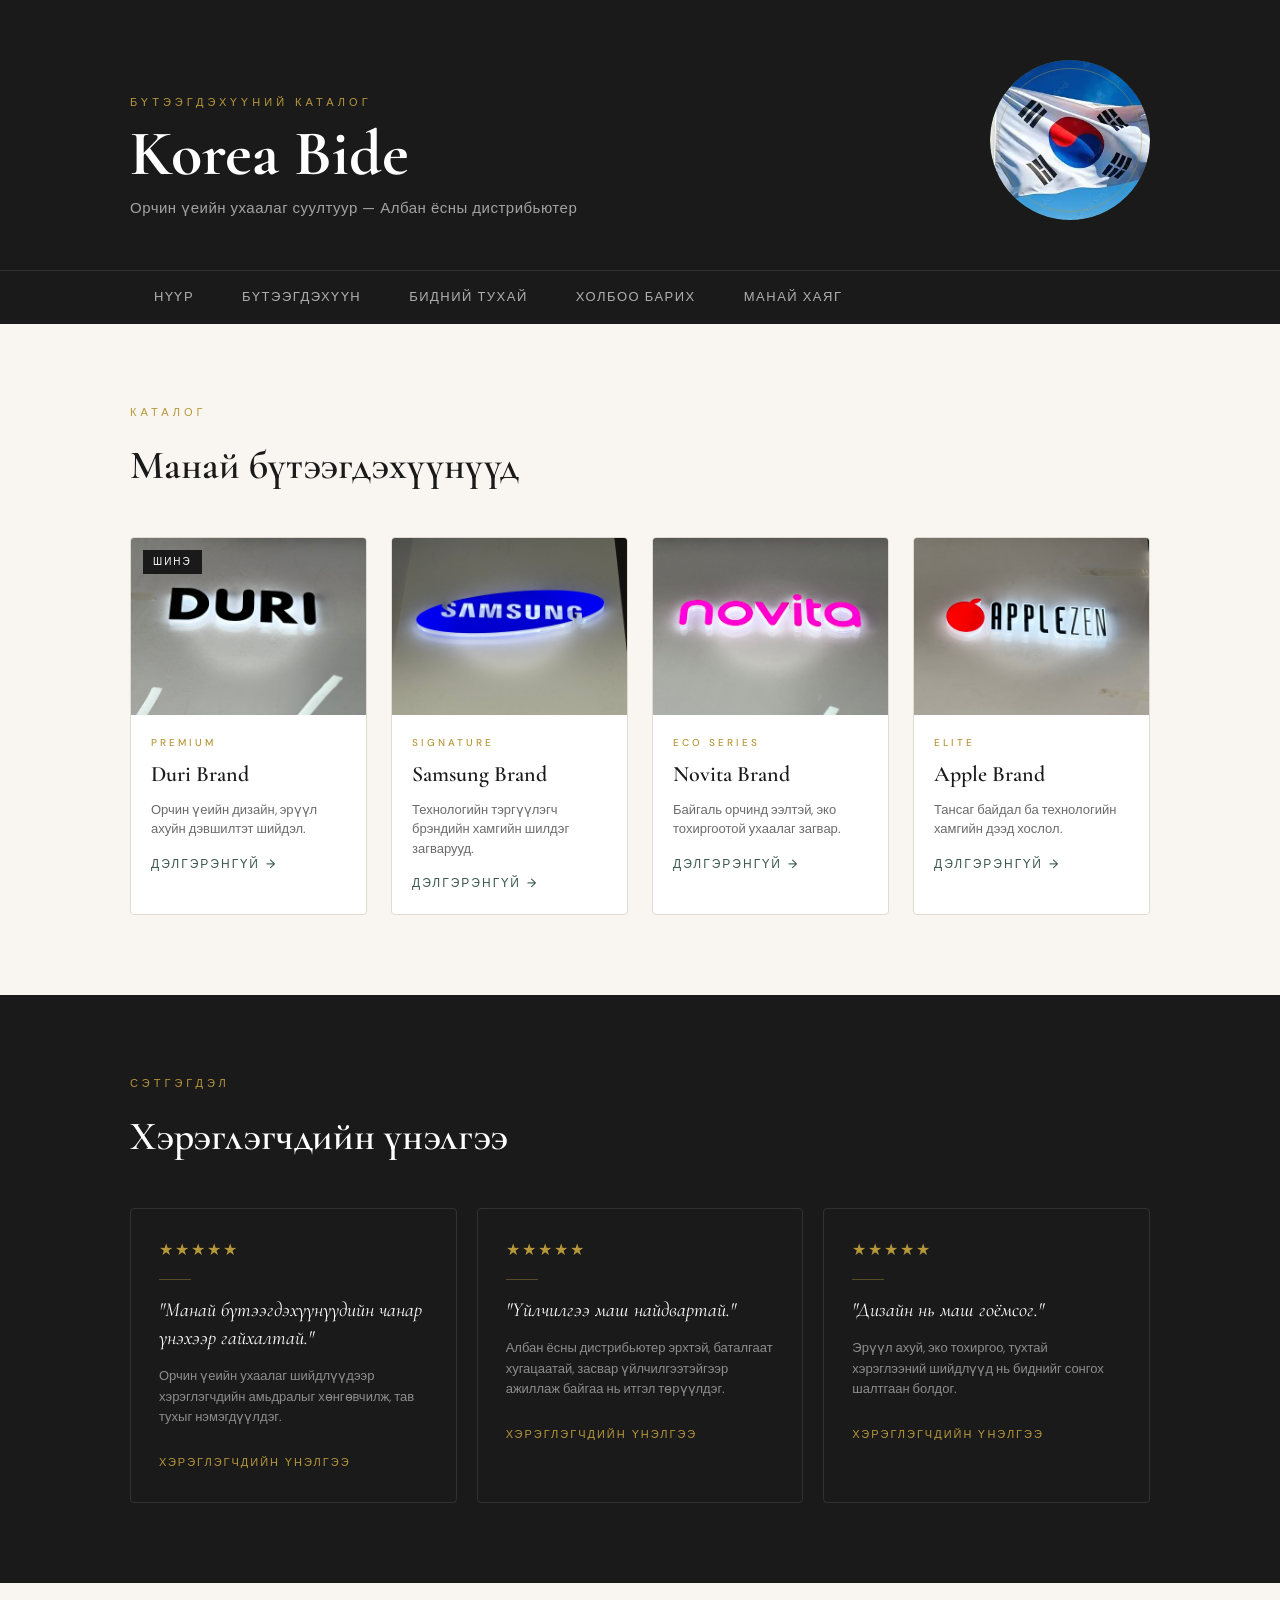
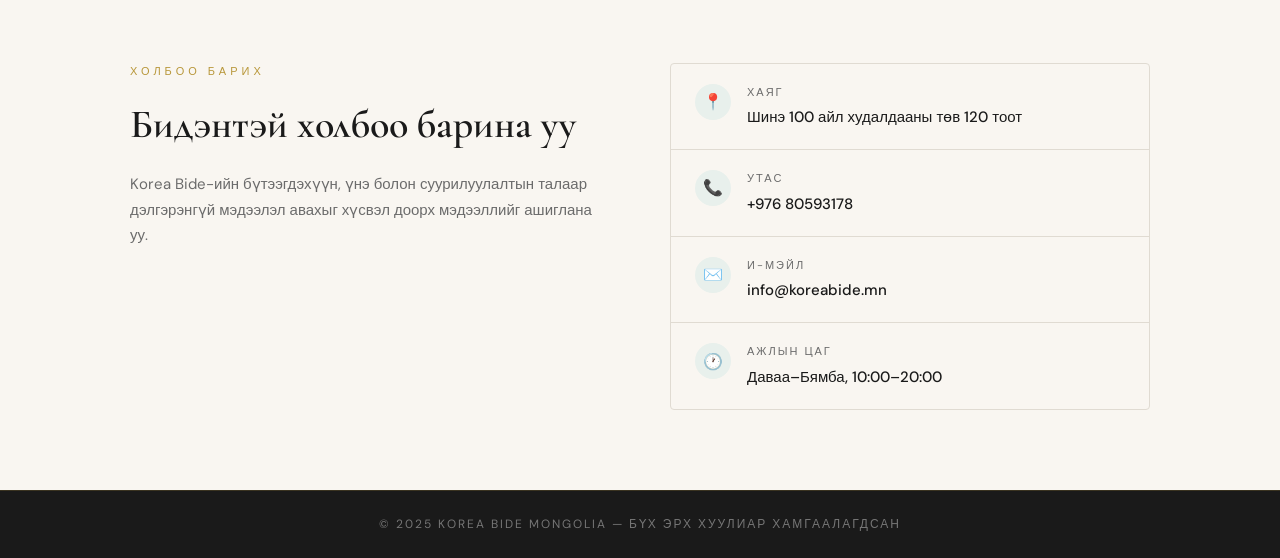
<file: index.html>
<!DOCTYPE html>
<html lang="mn">
<head>
  <meta charset="UTF-8">
  <meta name="viewport" content="width=device-width, initial-scale=1.0">
  <title>Korea Bide</title>
  <link rel="stylesheet" href="style.css">
  <link href="https://fonts.googleapis.com/css2?family=Cormorant+Garamond:wght@400;600;700&family=DM+Sans:wght@300;400;500&display=swap" rel="stylesheet">
</head>
<body>

<header>
  <div class="header-inner">
    <div class="brand">
      <span class="brand-tag">Бүтээгдэхүүний каталог</span>
      <h1>Korea Bide</h1>
      <p>Орчин үеийн ухаалаг суултуур — Албан ёсны дистрибьютер</p>
    </div>
    <div class="header-deco">
      <img src="./image/OIP (1).webp" alt="Korea Bide" class="flag" onerror="this.style.display='none'">
    </div>
  </div>
  <nav>
    <div class="nav-inner">
      <a href="index.html">Нүүр</a>
      <a href="#products">Бүтээгдэхүүн</a>
      <a href="about.html">Бидний тухай</a>
      <a href="contact.html">Холбоо барих</a>
      <a href="address.html">Манай хаяг</a>
    </div>
  </nav>
</header>

<section id="products">
  <span class="section-label">Каталог</span>
  <h2 class="section-heading">Манай бүтээгдэхүүнүүд</h2>
  <div class="products-grid">

    <a class="card" href="duri.html">
      <div class="card-img">
        <span class="badge">Шинэ</span>
        <img src="405642ce-7200-4a45-865e-175e53a13fdc.jpg" alt="Duri Brand">
        <span class="card-fallback">🚿</span>
      </div>
      <div class="card-body">
        <p class="card-brand">Premium</p>
        <h3>Duri Brand</h3>
        <p class="card-desc">Орчин үеийн дизайн, эрүүл ахуйн дэвшилтэт шийдэл.</p>
        <p class="card-arrow">Дэлгэрэнгүй</p>
      </div>
    </a>

    <a class="card" href="samsung.html">
      <div class="card-img">
        <img src="cbf4f022-9719-41f1-82a6-2a8f8bf30d1f.jpg" alt="Samsung Brand">
        <span class="card-fallback">💎</span>
      </div>
      <div class="card-body">
        <p class="card-brand">Signature</p>
        <h3>Samsung Brand</h3>
        <p class="card-desc">Технологийн тэргүүлэгч брэндийн хамгийн шилдэг загварууд.</p>
        <p class="card-arrow">Дэлгэрэнгүй</p>
      </div>
    </a>

    <a class="card" href="novita.html">
      <div class="card-img">
        <img src="4419fb23-4681-46ea-9082-9f7239e89561.jpg" alt="Novita Brand">
        <span class="card-fallback">✨</span>
      </div>
      <div class="card-body">
        <p class="card-brand">Eco Series</p>
        <h3>Novita Brand</h3>
        <p class="card-desc">Байгаль орчинд ээлтэй, эко тохиргоотой ухаалаг загвар.</p>
        <p class="card-arrow">Дэлгэрэнгүй</p>
      </div>
    </a>

    <a class="card" href="apple.html">
      <div class="card-img">
        <img src="701a20ae-f968-48ee-9c90-2422b8534a89.jpg" alt="Apple Brand">
        <span class="card-fallback">🍎</span>
      </div>
      <div class="card-body">
        <p class="card-brand">Elite</p>
        <h3>Apple Brand</h3>
        <p class="card-desc">Тансаг байдал ба технологийн хамгийн дээд хослол.</p>
        <p class="card-arrow">Дэлгэрэнгүй</p>
      </div>
    </a>

  </div>
</section>

<section id="reviews">
  <div class="reviews-inner">
    <span class="section-label">Сэтгэгдэл</span>
    <h2 class="section-heading">Хэрэглэгчдийн үнэлгээ</h2>
    <div class="reviews-grid">

      <div class="review">
        <div class="stars">★★★★★</div>
        <div class="review-divider"></div>
        <p class="quote">"Манай бүтээгдэхүүнүүдийн чанар үнэхээр гайхалтай."</p>
        <p class="review-body">Орчин үеийн ухаалаг шийдлүүдээр хэрэглэгчдийн амьдралыг хөнгөвчилж, тав тухыг нэмэгдүүлдэг.</p>
        <span class="author">Хэрэглэгчдийн үнэлгээ</span>
      </div>

      <div class="review">
        <div class="stars">★★★★★</div>
        <div class="review-divider"></div>
        <p class="quote">"Үйлчилгээ маш найдвартай."</p>
        <p class="review-body">Албан ёсны дистрибьютер эрхтэй, баталгаат хугацаатай, засвар үйлчилгээтэйгээр ажиллаж байгаа нь итгэл төрүүлдэг.</p>
        <span class="author">Хэрэглэгчдийн үнэлгээ</span>
      </div>

      <div class="review">
        <div class="stars">★★★★★</div>
        <div class="review-divider"></div>
        <p class="quote">"Дизайн нь маш гоёмсог."</p>
        <p class="review-body">Эрүүл ахуй, эко тохиргоо, тухтай хэрэглээний шийдлүүд нь биднийг сонгох шалтгаан болдог.</p>
        <span class="author">Хэрэглэгчдийн үнэлгээ</span>
      </div>

    </div>
  </div>
</section>

<section id="contact">
  <div class="contact-text">
    <span class="section-label">Холбоо барих</span>
    <h2 class="section-heading">Бидэнтэй холбоо барина уу</h2>
    <p>Korea Bide-ийн бүтээгдэхүүн, үнэ болон суурилуулалтын талаар дэлгэрэнгүй мэдээлэл авахыг хүсвэл доорх мэдээллийг ашиглана уу.</p>
  </div>
  <div class="contact-details">
    <div class="contact-row">
      <div class="contact-icon">📍</div>
      <div>
        <p class="contact-label">Хаяг</p>
        <p class="contact-value">Шинэ 100 айл худалдааны төв 120 тоот</p>
      </div>
    </div>
    <div class="contact-row">
      <div class="contact-icon">📞</div>
      <div>
        <p class="contact-label">Утас</p>
        <p class="contact-value">+976 80593178</p>
      </div>
    </div>
    <div class="contact-row">
      <div class="contact-icon">✉️</div>
      <div>
        <p class="contact-label">И-мэйл</p>
        <p class="contact-value">info@koreabide.mn</p>
      </div>
    </div>
    <div class="contact-row">
      <div class="contact-icon">🕐</div>
      <div>
        <p class="contact-label">Ажлын цаг</p>
        <p class="contact-value">Даваа–Бямба, 10:00–20:00</p>
      </div>
    </div>
  </div>
</section>

<footer>
  © 2025 Korea Bide Mongolia — Бүх эрх хуулиар хамгаалагдсан
</footer>

<script>
  document.querySelectorAll('.card-img').forEach(function(el) {
    var img = el.querySelector('img');
    var fallback = el.querySelector('.card-fallback');
    if (img && fallback) {
      if (img.complete && img.naturalWidth > 0) {
        fallback.style.display = 'none';
      }
      img.onload = function() { fallback.style.display = 'none'; };
      img.onerror = function() { img.style.display = 'none'; fallback.style.display = 'block'; };
    }
  });
</script>

</body>
</html>
</file>
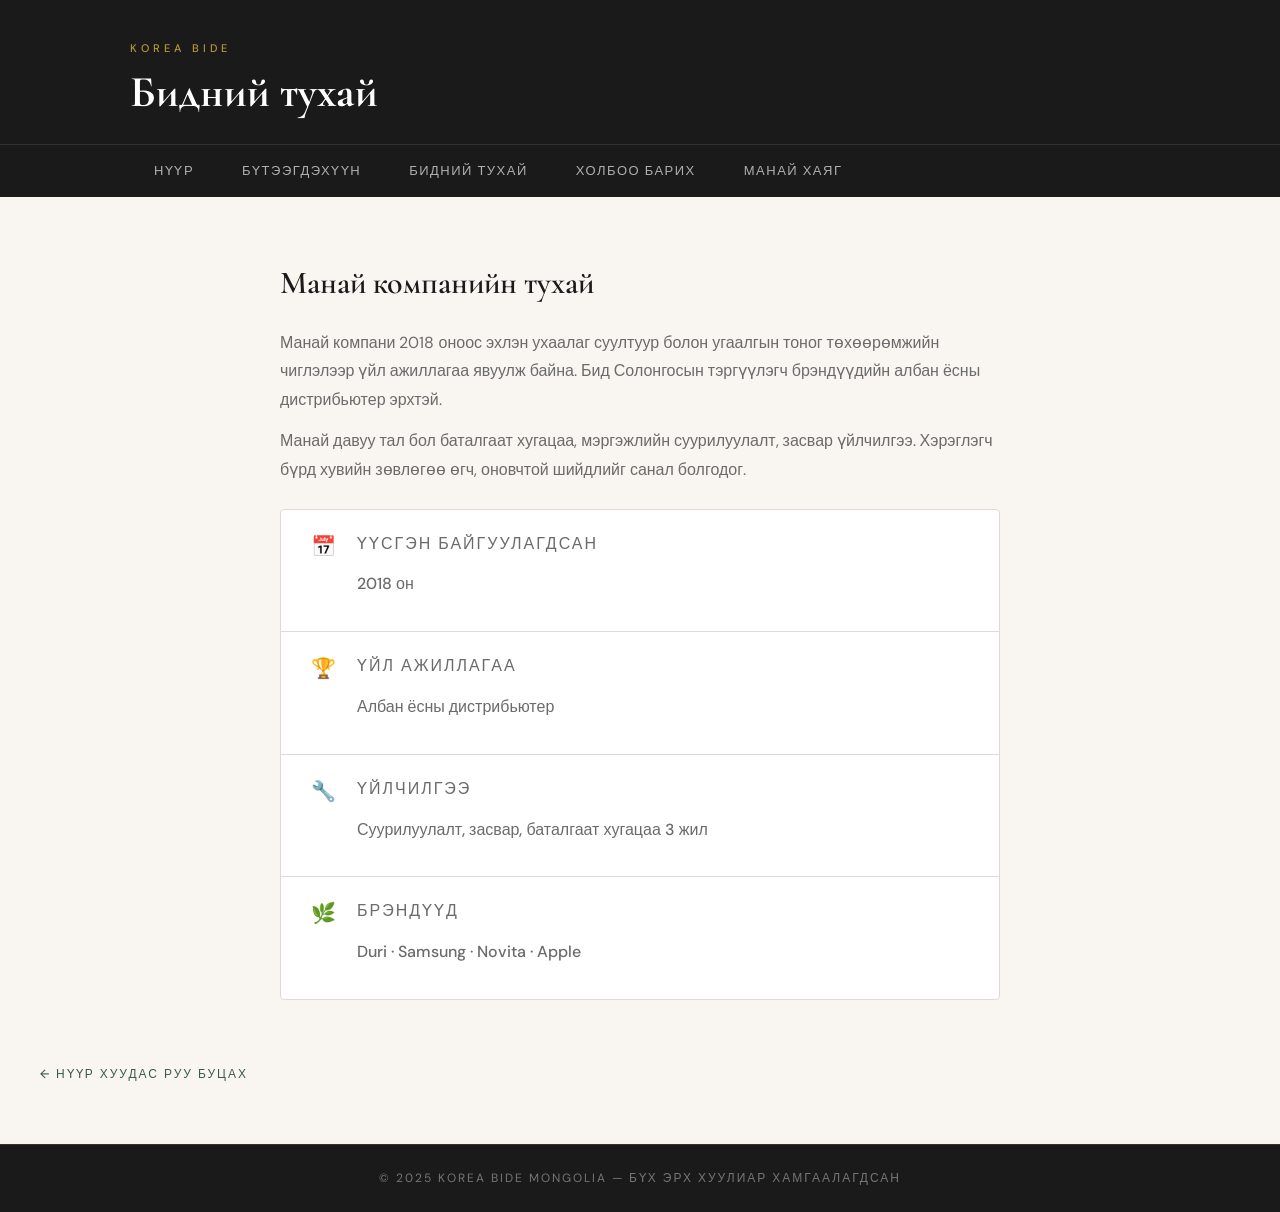
<file: about.html>
<!DOCTYPE html>
<html lang="mn">
<head>
  <meta charset="UTF-8">
  <meta name="viewport" content="width=device-width, initial-scale=1.0">
  <title>Бидний тухай — Korea Bide</title>
  <link rel="stylesheet" href="style.css">
  <link href="https://fonts.googleapis.com/css2?family=Cormorant+Garamond:wght@400;600;700&family=DM+Sans:wght@300;400;500&display=swap" rel="stylesheet">
</head>
<body>

<header class="simple">
  <div class="header-inner">
    <span class="brand-tag">Korea Bide</span>
    <h1>Бидний тухай</h1>
  </div>
  <nav>
    <div class="nav-inner">
      <a href="index.html">Нүүр</a>
      <a href="index.html#products">Бүтээгдэхүүн</a>
      <a href="about.html">Бидний тухай</a>
      <a href="contact.html">Холбоо барих</a>
      <a href="address.html">Манай хаяг</a>
    </div>
  </nav>
</header>

<div class="simple-detail">
  <h2>Манай компанийн тухай</h2>
  <p>
    Манай компани 2018 оноос эхлэн ухаалаг суултуур болон угаалгын тоног төхөөрөмжийн чиглэлээр
    үйл ажиллагаа явуулж байна. Бид Солонгосын тэргүүлэгч брэндүүдийн албан ёсны дистрибьютер эрхтэй.
  </p>
  <p>
    Манай давуу тал бол баталгаат хугацаа, мэргэжлийн суурилуулалт, засвар үйлчилгээ.
    Хэрэглэгч бүрд хувийн зөвлөгөө өгч, оновчтой шийдлийг санал болгодог.
  </p>

  <div class="info-card">
    <div class="info-row">
      <div class="info-icon">📅</div>
      <div>
        <p class="info-label">Үүсгэн байгуулагдсан</p>
        <p class="info-value">2018 он</p>
      </div>
    </div>
    <div class="info-row">
      <div class="info-icon">🏆</div>
      <div>
        <p class="info-label">Үйл ажиллагаа</p>
        <p class="info-value">Албан ёсны дистрибьютер</p>
      </div>
    </div>
    <div class="info-row">
      <div class="info-icon">🔧</div>
      <div>
        <p class="info-label">Үйлчилгээ</p>
        <p class="info-value">Суурилуулалт, засвар, баталгаат хугацаа 3 жил</p>
      </div>
    </div>
    <div class="info-row">
      <div class="info-icon">🌿</div>
      <div>
        <p class="info-label">Брэндүүд</p>
        <p class="info-value">Duri · Samsung · Novita · Apple</p>
      </div>
    </div>
  </div>
</div>

<a href="index.html" class="back">← Нүүр хуудас руу буцах</a>

<footer>
  © 2025 Korea Bide Mongolia — Бүх эрх хуулиар хамгаалагдсан
</footer>

</body>
</html>
</file>
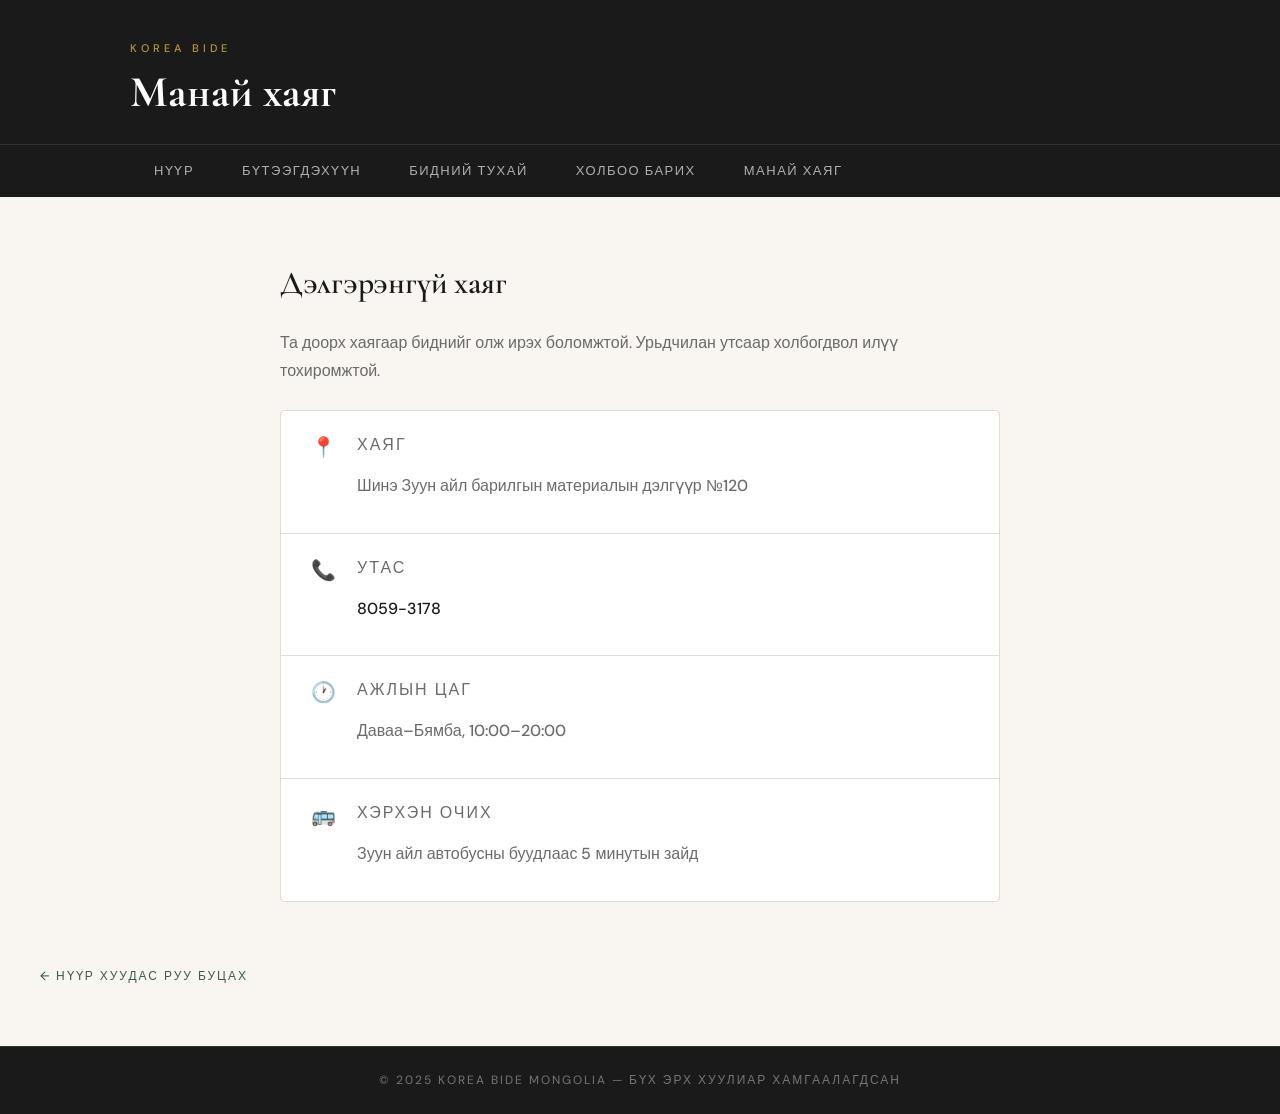
<file: address.html>
<!DOCTYPE html>
<html lang="mn">
<head>
  <meta charset="UTF-8">
  <meta name="viewport" content="width=device-width, initial-scale=1.0">
  <title>Манай хаяг — Korea Bide</title>
  <link rel="stylesheet" href="style.css">
  <link href="https://fonts.googleapis.com/css2?family=Cormorant+Garamond:wght@400;600;700&family=DM+Sans:wght@300;400;500&display=swap" rel="stylesheet">
</head>
<body>

<header class="simple">
  <div class="header-inner">
    <span class="brand-tag">Korea Bide</span>
    <h1>Манай хаяг</h1>
  </div>
  <nav>
    <div class="nav-inner">
      <a href="index.html">Нүүр</a>
      <a href="index.html#products">Бүтээгдэхүүн</a>
      <a href="about.html">Бидний тухай</a>
      <a href="contact.html">Холбоо барих</a>
      <a href="address.html">Манай хаяг</a>
    </div>
  </nav>
</header>

<div class="simple-detail">
  <h2>Дэлгэрэнгүй хаяг</h2>
  <p>Та доорх хаягаар биднийг олж ирэх боломжтой. Урьдчилан утсаар холбогдвол илүү тохиромжтой.</p>

  <div class="info-card">
    <div class="info-row">
      <div class="info-icon">📍</div>
      <div>
        <p class="info-label">Хаяг</p>
        <p class="info-value">Шинэ Зуун айл барилгын материалын дэлгүүр №120</p>
      </div>
    </div>
    <div class="info-row">
      <div class="info-icon">📞</div>
      <div>
        <p class="info-label">Утас</p>
        <p class="info-value"><a href="tel:80593178">8059-3178</a></p>
      </div>
    </div>
    <div class="info-row">
      <div class="info-icon">🕐</div>
      <div>
        <p class="info-label">Ажлын цаг</p>
        <p class="info-value">Даваа–Бямба, 10:00–20:00</p>
      </div>
    </div>
    <div class="info-row">
      <div class="info-icon">🚌</div>
      <div>
        <p class="info-label">Хэрхэн очих</p>
        <p class="info-value">Зуун айл автобусны буудлаас 5 минутын зайд</p>
      </div>
    </div>
  </div>
</div>

<a href="index.html" class="back">← Нүүр хуудас руу буцах</a>

<footer>
  © 2025 Korea Bide Mongolia — Бүх эрх хуулиар хамгаалагдсан
</footer>

</body>
</html>
</file>
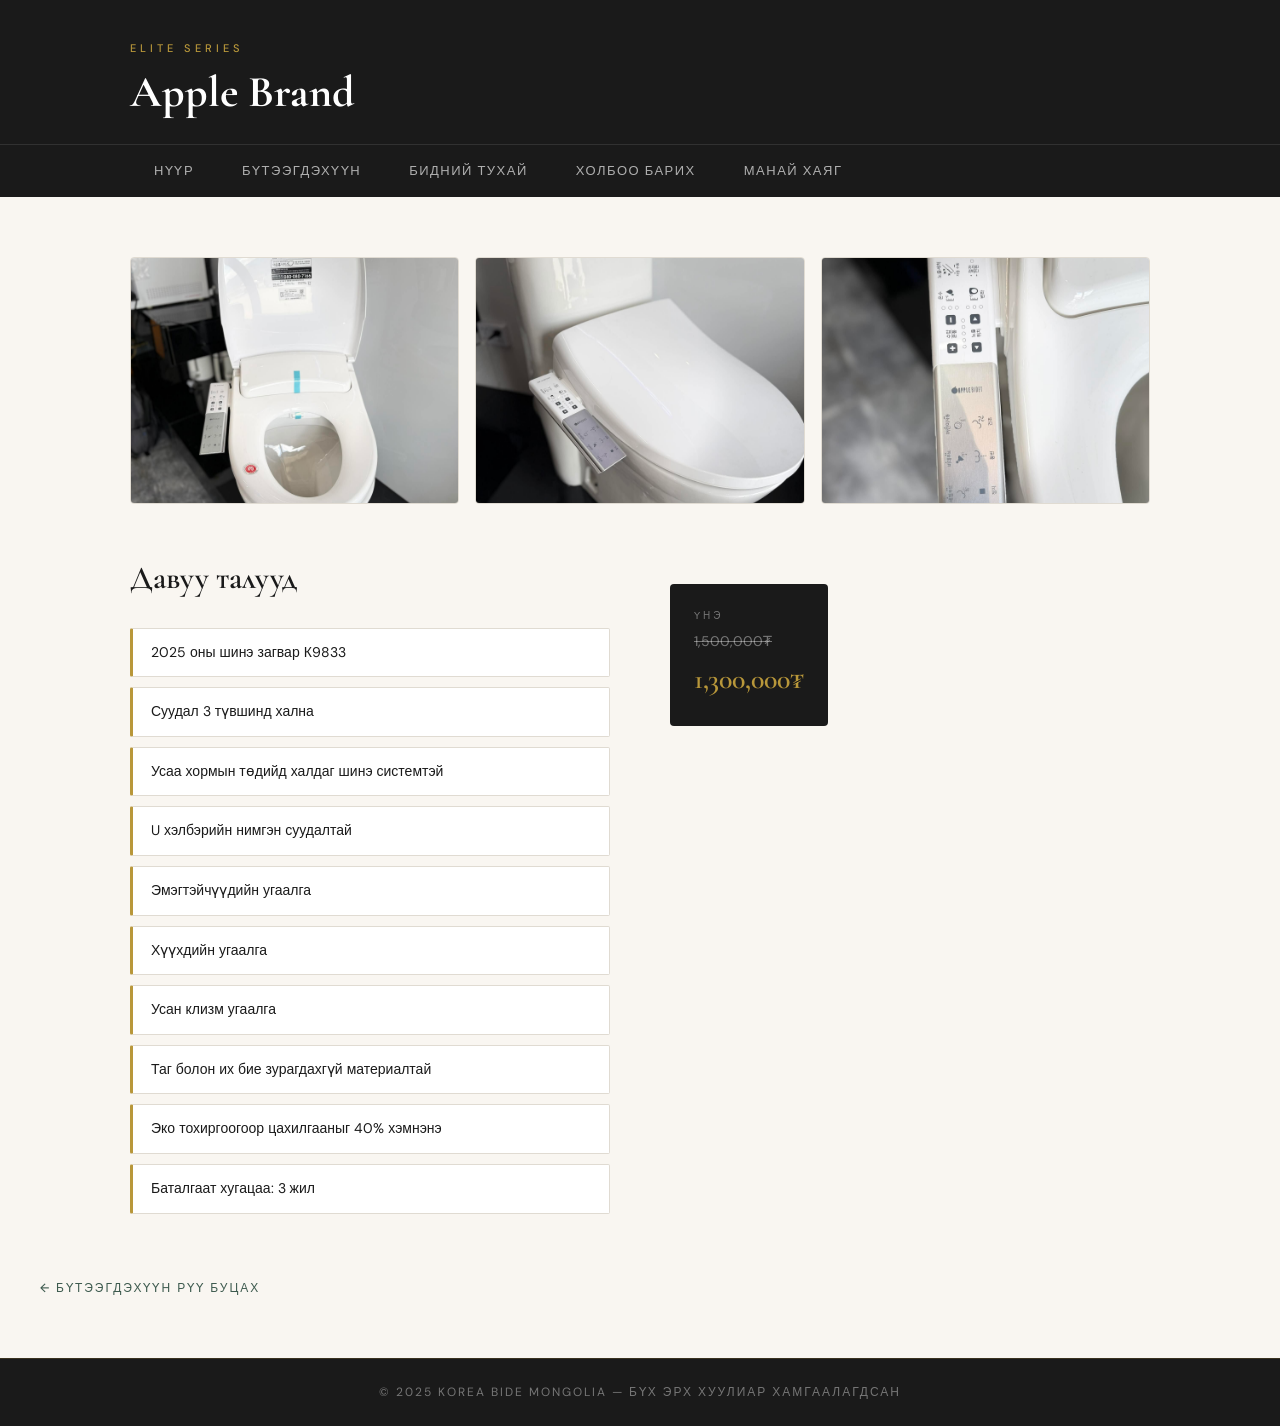
<file: apple.html>
<!DOCTYPE html>
<html lang="mn">
<head>
  <meta charset="UTF-8">
  <meta name="viewport" content="width=device-width, initial-scale=1.0">
  <title>Apple Brand — Korea Bide</title>
  <link rel="stylesheet" href="style.css">
  <link href="https://fonts.googleapis.com/css2?family=Cormorant+Garamond:wght@400;600;700&family=DM+Sans:wght@300;400;500&display=swap" rel="stylesheet">
</head>
<body>

<header class="simple">
  <div class="header-inner">
    <span class="brand-tag">Elite Series</span>
    <h1>Apple Brand</h1>
  </div>
  <nav>
    <div class="nav-inner">
      <a href="index.html">Нүүр</a>
      <a href="index.html#products">Бүтээгдэхүүн</a>
      <a href="about.html">Бидний тухай</a>
      <a href="contact.html">Холбоо барих</a>
      <a href="address.html">Манай хаяг</a>
    </div>
  </nav>
</header>

<div class="detail">

  <div class="detail-gallery">
    <img src="7f59da48-480b-4731-bcbc-4bf1141f6329.jpg" class="detail-img" alt="Apple Brand 1">
    <img src="6d55dd08-62e8-4384-bd90-3a590feab8d4.jpg" class="detail-img" alt="Apple Brand 2">
    <img src="1636186e-84fb-4417-894c-c958359bbfba.jpg" class="detail-img" alt="Apple Brand 3">
  </div>

  <div class="detail-content">
    <div>
      <h2>Давуу талууд</h2>
      <ul>
        <li>2025 оны шинэ загвар К9833</li>
        <li>Суудал 3 түвшинд хална</li>
        <li>Усаа хормын төдийд халдаг шинэ системтэй</li>
        <li>U хэлбэрийн нимгэн суудалтай</li>
        <li>Эмэгтэйчүүдийн угаалга</li>
        <li>Хүүхдийн угаалга</li>
        <li>Усан клизм угаалга</li>
        <li>Таг болон их бие зурагдахгүй материалтай</li>
        <li>Эко тохиргоогоор цахилгааныг 40% хэмнэнэ</li>
        <li>Баталгаат хугацаа: 3 жил</li>
      </ul>
    </div>
    <div>
      <div class="price-box">
        <span class="price-label">Үнэ</span>
        <span class="price-old">1,500,000₮</span>
        <span class="price">1,300,000₮</span>
      </div>
    </div>
  </div>

</div>

<a href="index.html" class="back">← Бүтээгдэхүүн рүү буцах</a>

<footer>
  © 2025 Korea Bide Mongolia — Бүх эрх хуулиар хамгаалагдсан
</footer>

</body>
</html>
</file>
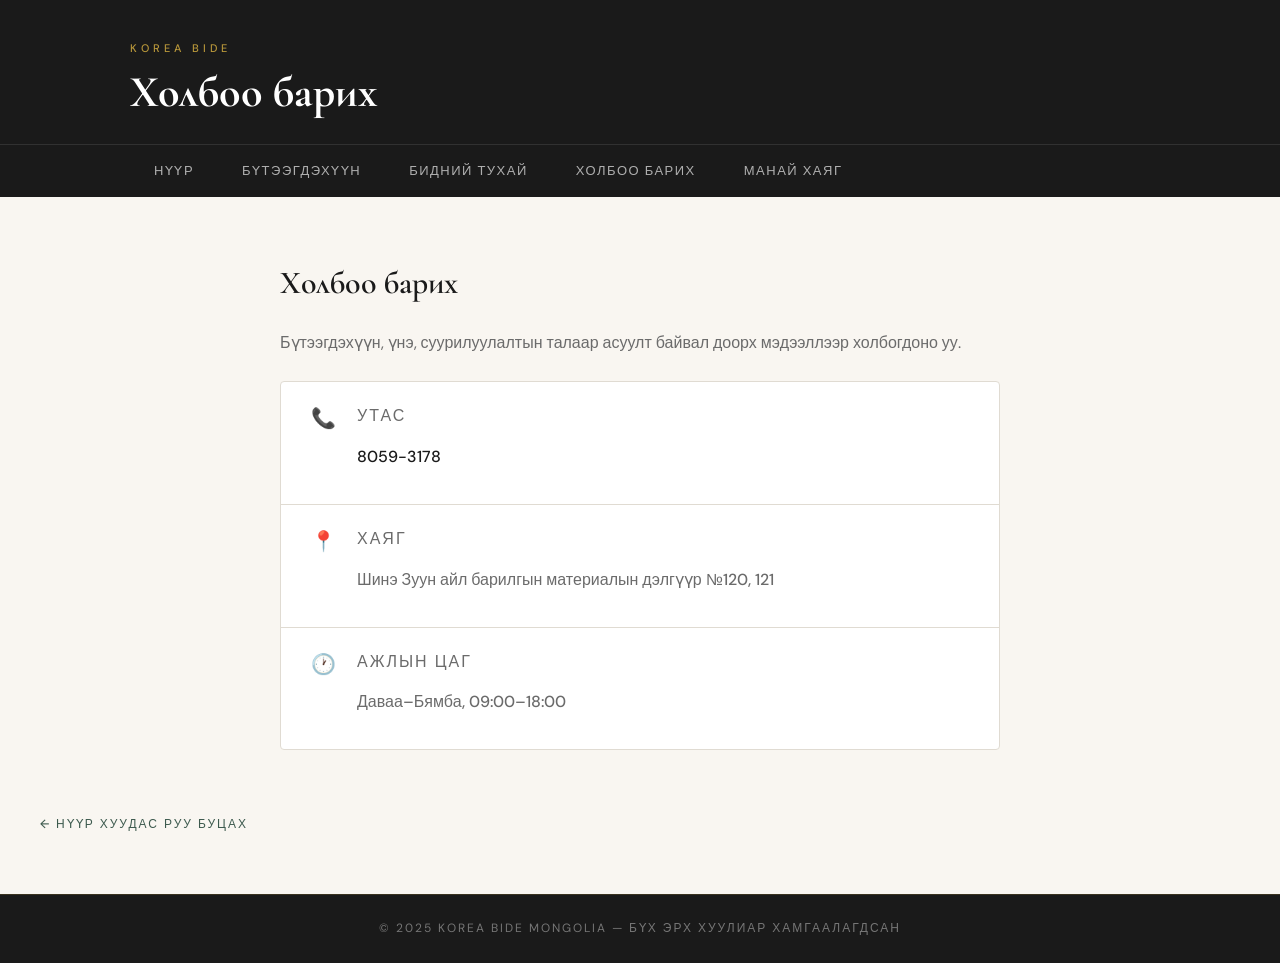
<file: contact.html>
<!DOCTYPE html>
<html lang="mn">
<head>
  <meta charset="UTF-8">
  <meta name="viewport" content="width=device-width, initial-scale=1.0">
  <title>Холбоо барих — Korea Bide</title>
  <link rel="stylesheet" href="style.css">
  <link href="https://fonts.googleapis.com/css2?family=Cormorant+Garamond:wght@400;600;700&family=DM+Sans:wght@300;400;500&display=swap" rel="stylesheet">
</head>
<body>

<header class="simple">
  <div class="header-inner">
    <span class="brand-tag">Korea Bide</span>
    <h1>Холбоо барих</h1>
  </div>
  <nav>
    <div class="nav-inner">
      <a href="index.html">Нүүр</a>
      <a href="index.html#products">Бүтээгдэхүүн</a>
      <a href="about.html">Бидний тухай</a>
      <a href="contact.html">Холбоо барих</a>
      <a href="address.html">Манай хаяг</a>
    </div>
  </nav>
</header>

<div class="simple-detail">
  <h2>Холбоо барих</h2>
  <p>Бүтээгдэхүүн, үнэ, суурилуулалтын талаар асуулт байвал доорх мэдээллээр холбогдоно уу.</p>

  <div class="info-card">
    <div class="info-row">
      <div class="info-icon">📞</div>
      <div>
        <p class="info-label">Утас</p>
        <p class="info-value"><a href="tel:80593178">8059-3178</a></p>
      </div>
    </div>
    <div class="info-row">
      <div class="info-icon">📍</div>
      <div>
        <p class="info-label">Хаяг</p>
        <p class="info-value">Шинэ Зуун айл барилгын материалын дэлгүүр №120, 121</p>
      </div>
    </div>
    <div class="info-row">
      <div class="info-icon">🕐</div>
      <div>
        <p class="info-label">Ажлын цаг</p>
        <p class="info-value">Даваа–Бямба, 09:00–18:00</p>
      </div>
    </div>
  </div>
</div>

<a href="index.html" class="back">← Нүүр хуудас руу буцах</a>

<footer>
  © 2025 Korea Bide Mongolia — Бүх эрх хуулиар хамгаалагдсан
</footer>

</body>
</html>
</file>
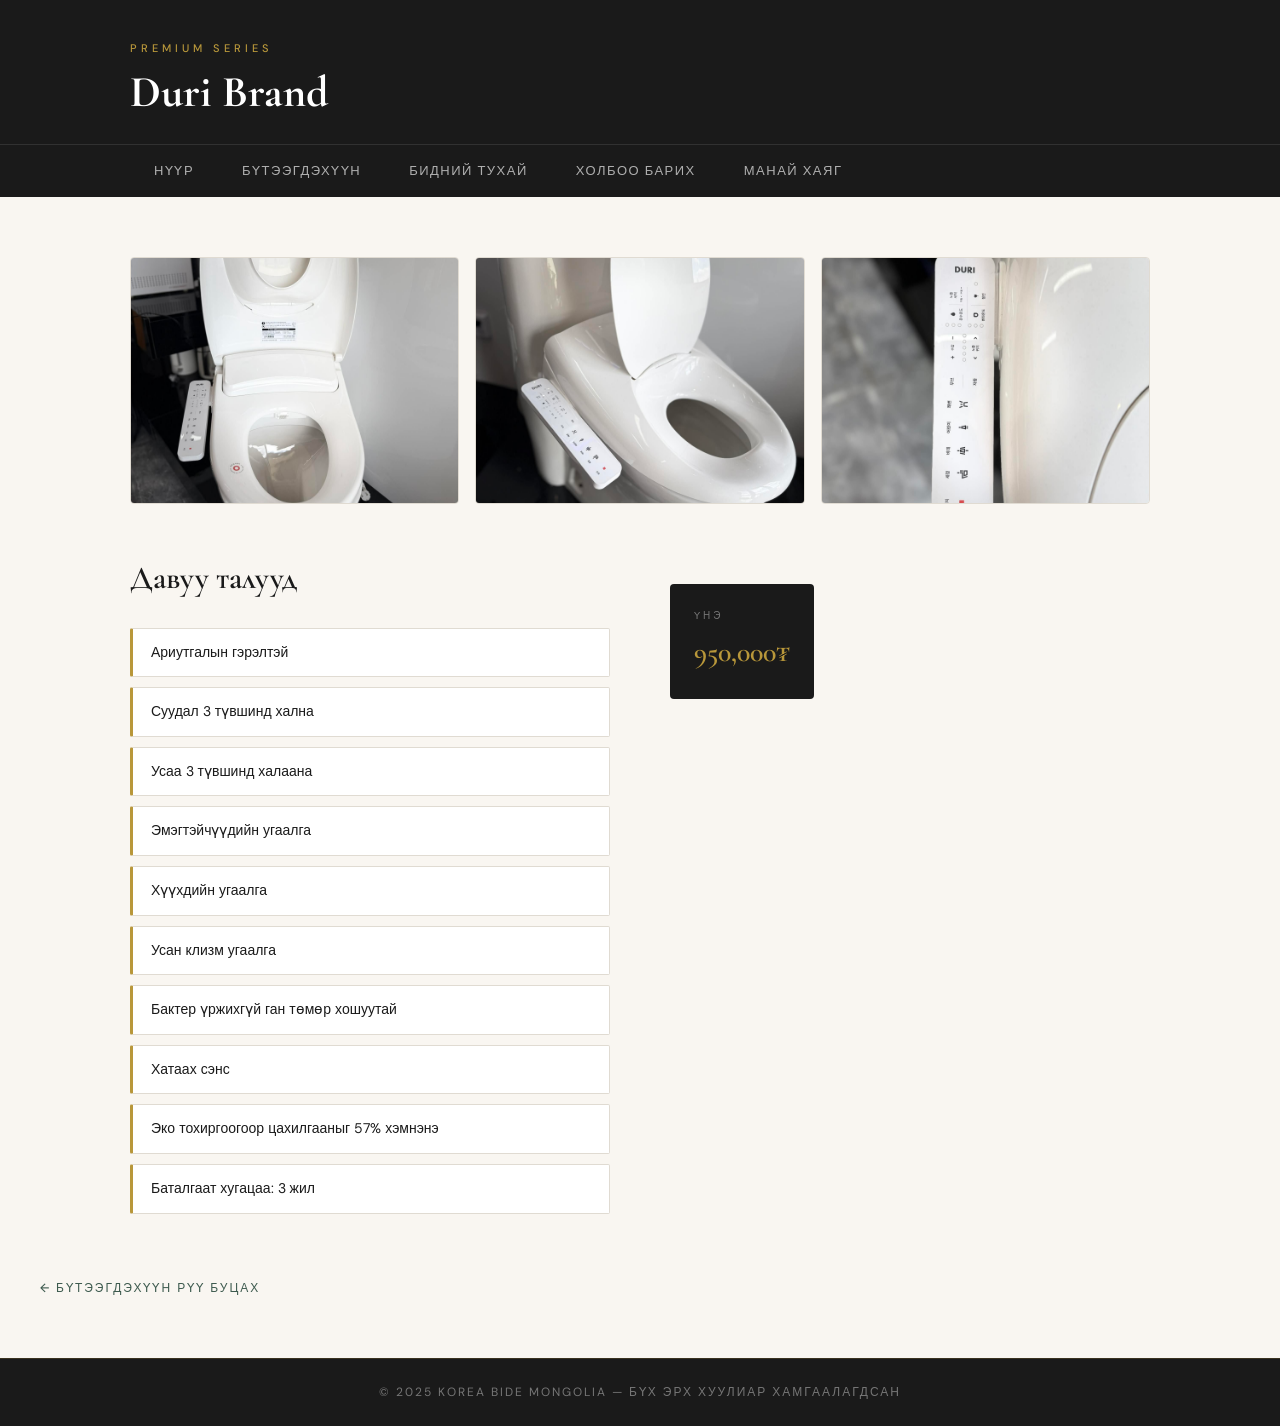
<file: duri.html>
<!DOCTYPE html>
<html lang="mn">
<head>
  <meta charset="UTF-8">
  <meta name="viewport" content="width=device-width, initial-scale=1.0">
  <title>Duri Brand — Korea Bide</title>
  <link rel="stylesheet" href="style.css">
  <link href="https://fonts.googleapis.com/css2?family=Cormorant+Garamond:wght@400;600;700&family=DM+Sans:wght@300;400;500&display=swap" rel="stylesheet">
</head>
<body>

<header class="simple">
  <div class="header-inner">
    <span class="brand-tag">Premium Series</span>
    <h1>Duri Brand</h1>
  </div>
  <nav>
    <div class="nav-inner">
      <a href="index.html">Нүүр</a>
      <a href="index.html#products">Бүтээгдэхүүн</a>
      <a href="about.html">Бидний тухай</a>
      <a href="contact.html">Холбоо барих</a>
      <a href="address.html">Манай хаяг</a>
    </div>
  </nav>
</header>

<div class="detail">

  <div class="detail-gallery">
    <img src="f18eabcb-50fc-4441-967b-958e024efb4d.jpg" class="detail-img" alt="Duri Brand 1">
    <img src="3cb63514-ab5c-495a-a905-21d48d0ce2f0.jpg" class="detail-img" alt="Duri Brand 2">
    <img src="f286c7ff-08fe-4bf1-97fe-62f1c3a23234.jpg" class="detail-img" alt="Duri Brand 3">
  </div>

  <div class="detail-content">
    <div>
      <h2>Давуу талууд</h2>
      <ul>
        <li>Ариутгалын гэрэлтэй</li>
        <li>Суудал 3 түвшинд хална</li>
        <li>Усаа 3 түвшинд халаана</li>
        <li>Эмэгтэйчүүдийн угаалга</li>
        <li>Хүүхдийн угаалга</li>
        <li>Усан клизм угаалга</li>
        <li>Бактер үржихгүй ган төмөр хошуутай</li>
        <li>Хатаах сэнс</li>
        <li>Эко тохиргоогоор цахилгааныг 57% хэмнэнэ</li>
        <li>Баталгаат хугацаа: 3 жил</li>
      </ul>
    </div>
    <div>
      <div class="price-box">
        <span class="price-label">Үнэ</span>
        <span class="price">950,000₮</span>
      </div>
    </div>
  </div>

</div>

<a href="index.html" class="back">← Бүтээгдэхүүн рүү буцах</a>

<footer>
  © 2025 Korea Bide Mongolia — Бүх эрх хуулиар хамгаалагдсан
</footer>

</body>
</html>
</file>
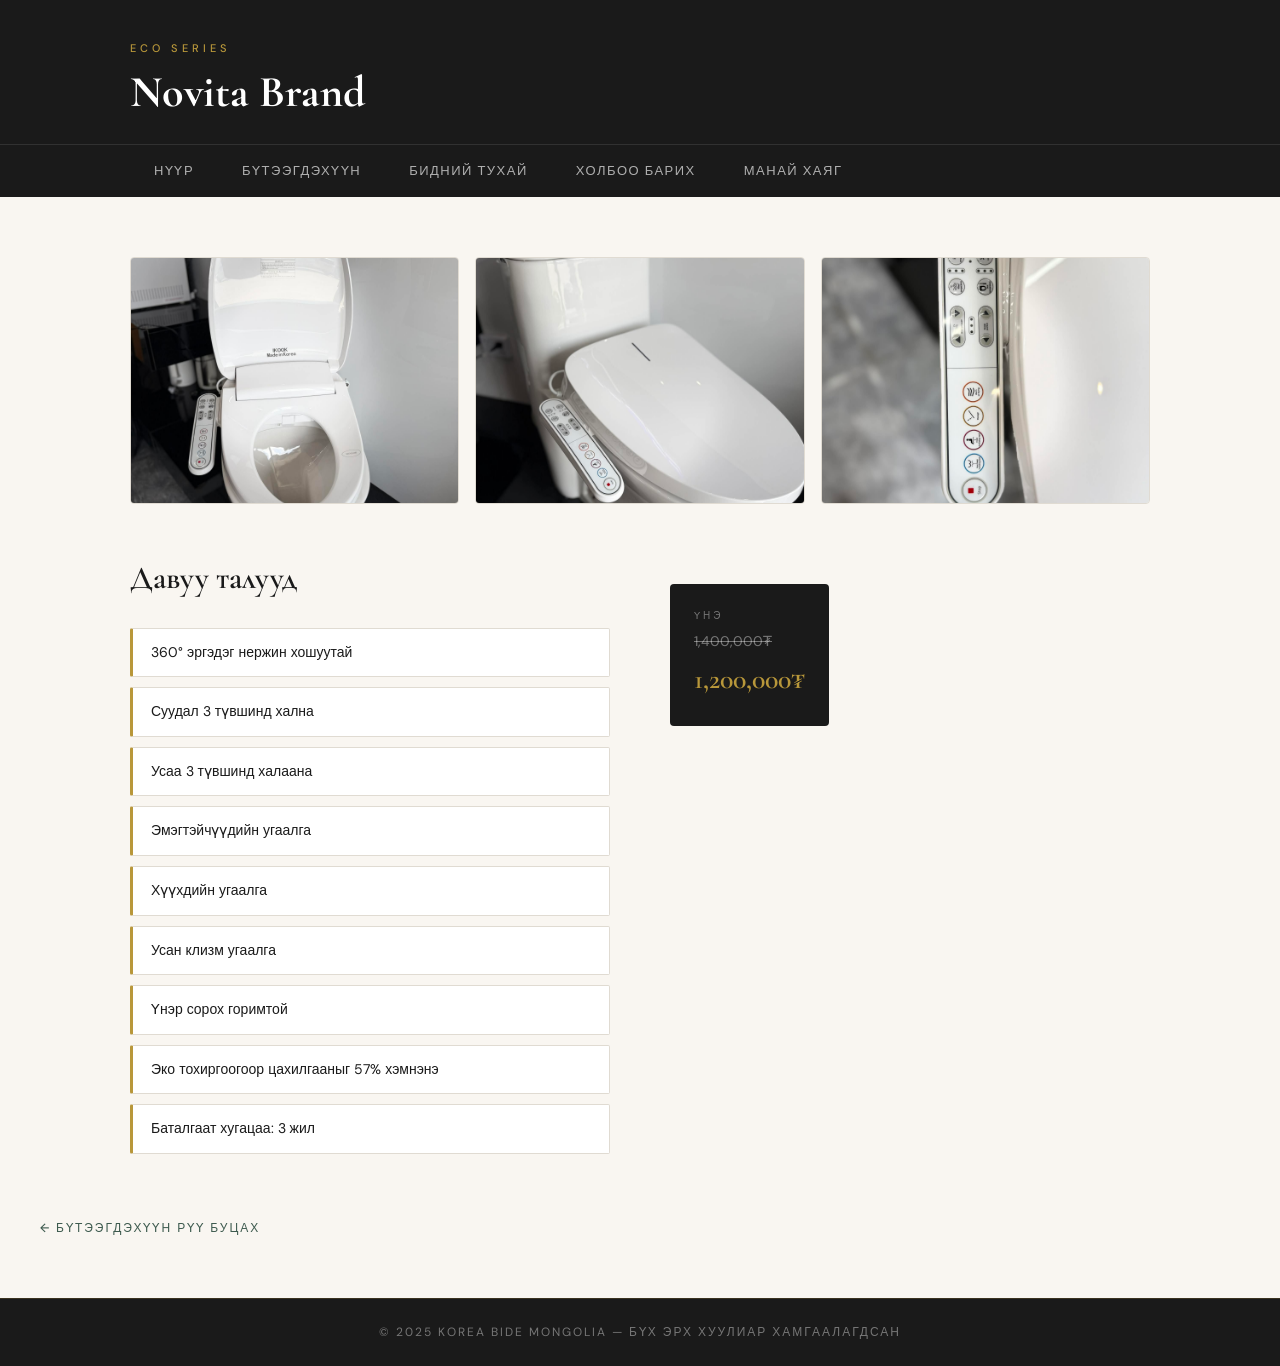
<file: novita.html>
<!DOCTYPE html>
<html lang="mn">
<head>
  <meta charset="UTF-8">
  <meta name="viewport" content="width=device-width, initial-scale=1.0">
  <title>Novita Brand — Korea Bide</title>
  <link rel="stylesheet" href="style.css">
  <link href="https://fonts.googleapis.com/css2?family=Cormorant+Garamond:wght@400;600;700&family=DM+Sans:wght@300;400;500&display=swap" rel="stylesheet">
</head>
<body>

<header class="simple">
  <div class="header-inner">
    <span class="brand-tag">Eco Series</span>
    <h1>Novita Brand</h1>
  </div>
  <nav>
    <div class="nav-inner">
      <a href="index.html">Нүүр</a>
      <a href="index.html#products">Бүтээгдэхүүн</a>
      <a href="about.html">Бидний тухай</a>
      <a href="contact.html">Холбоо барих</a>
      <a href="address.html">Манай хаяг</a>
    </div>
  </nav>
</header>

<div class="detail">

  <div class="detail-gallery">
    <img src="nov1.jpg" class="detail-img" alt="Novita Brand 1">
    <img src="1cbf0590-908a-43de-94d9-726852759a13.jpg" class="detail-img" alt="Novita Brand 2">
    <img src="35370b0f-e2b2-4a28-a587-b34686de0e00.jpg" class="detail-img" alt="Novita Brand 3">
  </div>

  <div class="detail-content">
    <div>
      <h2>Давуу талууд</h2>
      <ul>
        <li>360° эргэдэг нержин хошуутай</li>
        <li>Суудал 3 түвшинд хална</li>
        <li>Усаа 3 түвшинд халаана</li>
        <li>Эмэгтэйчүүдийн угаалга</li>
        <li>Хүүхдийн угаалга</li>
        <li>Усан клизм угаалга</li>
        <li>Үнэр сорох горимтой</li>
        <li>Эко тохиргоогоор цахилгааныг 57% хэмнэнэ</li>
        <li>Баталгаат хугацаа: 3 жил</li>
      </ul>
    </div>
    <div>
      <div class="price-box">
        <span class="price-label">Үнэ</span>
        <span class="price-old">1,400,000₮</span>
        <span class="price">1,200,000₮</span>
      </div>
    </div>
  </div>

</div>

<a href="index.html" class="back">← Бүтээгдэхүүн рүү буцах</a>

<footer>
  © 2025 Korea Bide Mongolia — Бүх эрх хуулиар хамгаалагдсан
</footer>

</body>
</html>
</file>
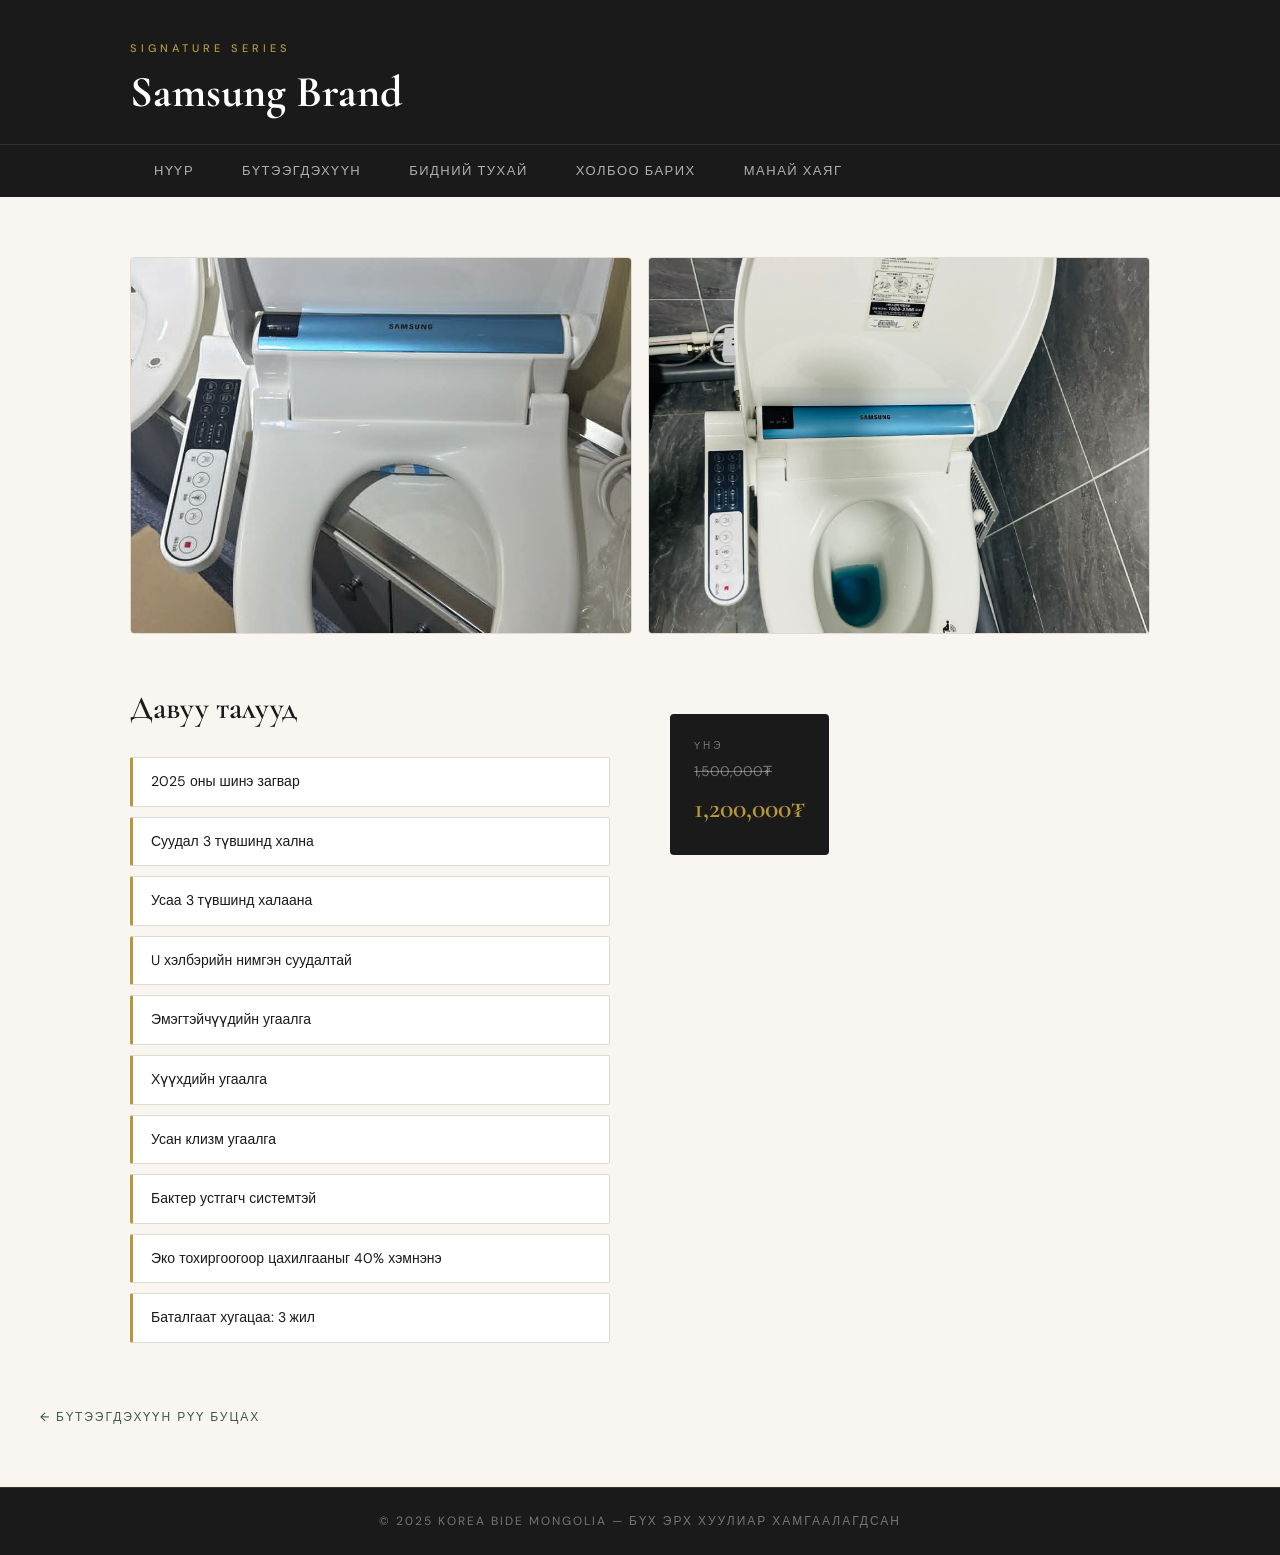
<file: samsung.html>
<!DOCTYPE html>
<html lang="mn">
<head>
  <meta charset="UTF-8">
  <meta name="viewport" content="width=device-width, initial-scale=1.0">
  <title>Samsung Brand — Korea Bide</title>
  <link rel="stylesheet" href="style.css">
  <link href="https://fonts.googleapis.com/css2?family=Cormorant+Garamond:wght@400;600;700&family=DM+Sans:wght@300;400;500&display=swap" rel="stylesheet">
</head>
<body>

<header class="simple">
  <div class="header-inner">
    <span class="brand-tag">Signature Series</span>
    <h1>Samsung Brand</h1>
  </div>
  <nav>
    <div class="nav-inner">
      <a href="index.html">Нүүр</a>
      <a href="index.html#products">Бүтээгдэхүүн</a>
      <a href="about.html">Бидний тухай</a>
      <a href="contact.html">Холбоо барих</a>
      <a href="address.html">Манай хаяг</a>
    </div>
  </nav>
</header>

<div class="detail">

  <div class="detail-gallery">
    <img src="6a52bc39-47ab-4447-91dc-69e2025daff4.jpg" class="detail-img" alt="Samsung Brand 1">
    <img src="0ca518c8-375b-436a-883e-cde0bebe6026.jpg" class="detail-img" alt="Samsung Brand 2">
  </div>

  <div class="detail-content">
    <div>
      <h2>Давуу талууд</h2>
      <ul>
        <li>2025 оны шинэ загвар</li>
        <li>Суудал 3 түвшинд хална</li>
        <li>Усаа 3 түвшинд халаана</li>
        <li>U хэлбэрийн нимгэн суудалтай</li>
        <li>Эмэгтэйчүүдийн угаалга</li>
        <li>Хүүхдийн угаалга</li>
        <li>Усан клизм угаалга</li>
        <li>Бактер устгагч системтэй</li>
        <li>Эко тохиргоогоор цахилгааныг 40% хэмнэнэ</li>
        <li>Баталгаат хугацаа: 3 жил</li>
      </ul>
    </div>
    <div>
      <div class="price-box">
        <span class="price-label">Үнэ</span>
        <span class="price-old">1,500,000₮</span>
        <span class="price">1,200,000₮</span>
      </div>
    </div>
  </div>

</div>

<a href="index.html" class="back">← Бүтээгдэхүүн рүү буцах</a>

<footer>
  © 2025 Korea Bide Mongolia — Бүх эрх хуулиар хамгаалагдсан
</footer>

</body>
</html>
</file>
<file: style.css>
/* =====================
   Korea Bide — style.css
   ===================== */

/* Reset & Base */
*, *::before, *::after {
  margin: 0;
  padding: 0;
  box-sizing: border-box;
}

:root {
  --ivory: #f9f6f1;
  --charcoal: #1a1a1a;
  --sage: #3d5a4e;
  --sage-light: #e8f0ec;
  --gold: #b8973a;
  --gold-light: #f5edd8;
  --text-muted: #6b6b6b;
  --border: #e0dbd2;
  --white: #ffffff;
}

body {
  font-family: 'DM Sans', Arial, sans-serif;
  background: var(--ivory);
  color: var(--charcoal);
  min-height: 100vh;
  line-height: 1.6;
}

/* =====================
   HEADER
   ===================== */
header {
  background: var(--charcoal);
  color: var(--white);
}

.header-inner {
  max-width: 1100px;
  margin: 0 auto;
  padding: 60px 40px 50px;
  display: flex;
  justify-content: space-between;
  align-items: flex-end;
  gap: 40px;
}

.brand {
  display: flex;
  flex-direction: column;
  gap: 10px;
}

.brand-tag {
  font-size: 11px;
  letter-spacing: 4px;
  text-transform: uppercase;
  color: var(--gold);
  font-weight: 500;
}

.brand h1 {
  font-family: 'Cormorant Garamond', serif;
  font-size: 64px;
  font-weight: 700;
  line-height: 1;
  color: var(--white);
}

.brand p {
  font-size: 15px;
  color: rgba(255, 255, 255, 0.6);
  letter-spacing: 0.5px;
}

.header-deco {
  width: 160px;
  height: 160px;
  border-radius: 50%;
  background: linear-gradient(135deg, var(--sage) 0%, #2a3d35 100%);
  display: flex;
  align-items: center;
  justify-content: center;
  flex-shrink: 0;
  position: relative;
  overflow: hidden;
}

.header-deco::after {
  content: '';
  position: absolute;
  inset: 8px;
  border-radius: 50%;
  border: 1px solid rgba(184, 151, 58, 0.4);
  pointer-events: none;
}

.flag {
  width: 100%;
  height: 100%;
  object-fit: cover;
  border-radius: 50%;
}

/* =====================
   NAV
   ===================== */
nav {
  border-top: 1px solid rgba(255, 255, 255, 0.1);
}

.nav-inner {
  max-width: 1100px;
  margin: 0 auto;
  padding: 0 40px;
  display: flex;
  flex-wrap: wrap;
}

nav a {
  color: rgba(255, 255, 255, 0.65);
  padding: 16px 24px;
  text-decoration: none;
  font-size: 13px;
  letter-spacing: 1.5px;
  text-transform: uppercase;
  font-weight: 500;
  transition: color 0.25s, background 0.25s;
  display: inline-block;
}

nav a:hover {
  color: var(--gold);
  background: rgba(184, 151, 58, 0.08);
}

/* =====================
   SHARED SECTION LABELS
   ===================== */
.section-label {
  font-size: 11px;
  letter-spacing: 4px;
  text-transform: uppercase;
  color: var(--gold);
  font-weight: 500;
  margin-bottom: 12px;
  display: block;
}

.section-heading {
  font-family: 'Cormorant Garamond', serif;
  font-size: 40px;
  font-weight: 600;
  color: var(--charcoal);
  margin-bottom: 40px;
}

/* =====================
   PRODUCTS
   ===================== */
#products {
  max-width: 1100px;
  margin: 80px auto;
  padding: 0 40px;
}

.products-grid {
  display: grid;
  grid-template-columns: repeat(auto-fit, minmax(220px, 1fr));
  gap: 24px;
}

.card {
  background: var(--white);
  border: 1px solid var(--border);
  border-radius: 4px;
  overflow: hidden;
  cursor: pointer;
  transition: transform 0.3s ease, box-shadow 0.3s ease, border-color 0.3s;
  text-decoration: none;
  color: var(--charcoal);
  display: block;
}

.card:hover {
  transform: translateY(-6px);
  box-shadow: 0 20px 40px rgba(0, 0, 0, 0.08);
  border-color: var(--gold);
}

.card-img {
  width: 100%;
  aspect-ratio: 4 / 3;
  background: var(--sage-light);
  display: flex;
  align-items: center;
  justify-content: center;
  overflow: hidden;
  position: relative;
}

.card-img img {
  width: 100%;
  height: 100%;
  object-fit: cover;
  display: block;
  transition: transform 0.4s ease;
}

.card:hover .card-img img {
  transform: scale(1.04);
}

.card-fallback {
  position: absolute;
  font-size: 52px;
  display: none;
}

.card-body {
  padding: 20px;
}

.card-brand {
  font-size: 10px;
  letter-spacing: 3px;
  text-transform: uppercase;
  color: var(--gold);
  font-weight: 500;
  margin-bottom: 6px;
}

.card h3 {
  font-family: 'Cormorant Garamond', serif;
  font-size: 22px;
  font-weight: 600;
  color: var(--charcoal);
  margin-bottom: 8px;
}

.card-desc {
  font-size: 13px;
  color: var(--text-muted);
  line-height: 1.5;
}

.card-arrow {
  margin-top: 16px;
  font-size: 12px;
  letter-spacing: 2px;
  text-transform: uppercase;
  color: var(--sage);
  font-weight: 500;
  display: flex;
  align-items: center;
  gap: 6px;
}

.card-arrow::after {
  content: '→';
  transition: transform 0.2s;
}

.card:hover .card-arrow::after {
  transform: translateX(4px);
}

.badge {
  position: absolute;
  top: 12px;
  left: 12px;
  background: var(--charcoal);
  color: var(--white);
  font-size: 10px;
  letter-spacing: 2px;
  text-transform: uppercase;
  padding: 4px 10px;
  font-weight: 500;
  z-index: 1;
}

/* =====================
   REVIEWS
   ===================== */
#reviews {
  background: var(--charcoal);
  padding: 80px 0;
}

.reviews-inner {
  max-width: 1100px;
  margin: 0 auto;
  padding: 0 40px;
}

#reviews .section-label {
  color: var(--gold);
}

#reviews .section-heading {
  color: var(--white);
}

.reviews-grid {
  display: grid;
  grid-template-columns: repeat(auto-fit, minmax(260px, 1fr));
  gap: 20px;
}

.review {
  border: 1px solid rgba(255, 255, 255, 0.1);
  padding: 28px;
  border-radius: 4px;
  transition: border-color 0.3s, background 0.3s;
}

.review:hover {
  border-color: var(--gold);
  background: rgba(184, 151, 58, 0.05);
}

.stars {
  color: var(--gold);
  font-size: 16px;
  letter-spacing: 2px;
  margin-bottom: 16px;
}

.review-divider {
  width: 32px;
  height: 1px;
  background: rgba(184, 151, 58, 0.4);
  margin-bottom: 16px;
}

.quote {
  font-family: 'Cormorant Garamond', serif;
  font-size: 20px;
  font-style: italic;
  color: var(--white);
  margin-bottom: 14px;
  line-height: 1.4;
}

.review-body {
  font-size: 13px;
  color: rgba(255, 255, 255, 0.5);
  line-height: 1.6;
  margin-bottom: 20px;
}

.author {
  font-size: 11px;
  letter-spacing: 2px;
  text-transform: uppercase;
  color: var(--gold);
  font-weight: 500;
}

/* =====================
   CONTACT
   ===================== */
#contact {
  max-width: 1100px;
  margin: 80px auto;
  padding: 0 40px;
  display: grid;
  grid-template-columns: 1fr 1fr;
  gap: 60px;
  align-items: start;
}

.contact-text .section-heading {
  margin-bottom: 16px;
}

.contact-text p {
  font-size: 15px;
  color: var(--text-muted);
  line-height: 1.7;
}

.contact-details {
  display: flex;
  flex-direction: column;
  gap: 0;
  border: 1px solid var(--border);
  border-radius: 4px;
  overflow: hidden;
}

.contact-row {
  padding: 20px 24px;
  border-bottom: 1px solid var(--border);
  display: flex;
  align-items: flex-start;
  gap: 16px;
}

.contact-row:last-child {
  border-bottom: none;
}

.contact-icon {
  width: 36px;
  height: 36px;
  background: var(--sage-light);
  border-radius: 50%;
  display: flex;
  align-items: center;
  justify-content: center;
  flex-shrink: 0;
  font-size: 16px;
}

.contact-label {
  font-size: 11px;
  letter-spacing: 2px;
  text-transform: uppercase;
  color: var(--text-muted);
  margin-bottom: 4px;
}

.contact-value {
  font-size: 15px;
  font-weight: 500;
  color: var(--charcoal);
}

/* =====================
   FOOTER
   ===================== */
footer {
  background: var(--charcoal);
  color: rgba(255, 255, 255, 0.4);
  text-align: center;
  padding: 24px;
  font-size: 12px;
  letter-spacing: 2px;
  text-transform: uppercase;
  border-top: 1px solid rgba(184, 151, 58, 0.2);
}

/* =====================
   RESPONSIVE
   ===================== */
@media (max-width: 768px) {
  .header-inner {
    flex-direction: column;
    align-items: flex-start;
    gap: 24px;
    padding: 40px 24px 32px;
  }

  .brand h1 {
    font-size: 44px;
  }

  .header-deco {
    width: 90px;
    height: 90px;
  }

  .nav-inner {
    padding: 0 8px;
  }

  nav a {
    padding: 12px 14px;
    font-size: 12px;
  }

  #products,
  .reviews-inner,
  #contact {
    padding: 0 24px;
    margin: 48px auto;
  }

  #contact {
    grid-template-columns: 1fr;
    gap: 32px;
  }

  .section-heading {
    font-size: 30px;
  }
}

@media (max-width: 480px) {
  .products-grid {
    grid-template-columns: 1fr;
  }

  .reviews-grid {
    grid-template-columns: 1fr;
  }
}
/* =====================
   SUBPAGE HEADER (about, contact, address, product pages)
   ===================== */
header.simple {
  background: var(--charcoal);
  color: var(--white);
  padding: 0;
}

header.simple .header-inner {
  padding: 40px 40px 30px;
  display: flex;
  flex-direction: column;
  gap: 6px;
  align-items: flex-start;
}

header.simple h1 {
  font-family: 'Cormorant Garamond', serif;
  font-size: 44px;
  font-weight: 700;
  color: var(--white);
  line-height: 1;
}

header.simple .brand-tag {
  font-size: 11px;
  letter-spacing: 4px;
  text-transform: uppercase;
  color: var(--gold);
  font-weight: 500;
  display: block;
  margin-bottom: 6px;
}

/* =====================
   DETAIL PAGE
   ===================== */
.detail {
  max-width: 1100px;
  margin: 60px auto;
  padding: 0 40px;
}

.detail-gallery {
  display: grid;
  grid-template-columns: repeat(auto-fit, minmax(220px, 1fr));
  gap: 16px;
  margin-bottom: 48px;
}

.detail-img {
  width: 100%;
  aspect-ratio: 4/3;
  object-fit: cover;
  border-radius: 4px;
  border: 1px solid var(--border);
  transition: transform 0.35s ease, box-shadow 0.35s ease;
  cursor: pointer;
  display: block;
}

.detail-img:hover {
  transform: scale(1.03);
  box-shadow: 0 12px 32px rgba(0,0,0,0.12);
}

.detail-content {
  display: grid;
  grid-template-columns: 1fr 1fr;
  gap: 60px;
  align-items: start;
}

.detail-content h2 {
  font-family: 'Cormorant Garamond', serif;
  font-size: 32px;
  font-weight: 600;
  color: var(--charcoal);
  margin-bottom: 24px;
}

.detail-content ul {
  list-style: none;
  padding: 0;
  display: flex;
  flex-direction: column;
  gap: 10px;
}

.detail-content ul li {
  padding: 14px 18px;
  background: var(--white);
  border: 1px solid var(--border);
  border-left: 3px solid var(--gold);
  border-radius: 2px;
  font-size: 14px;
  color: var(--charcoal);
  transition: background 0.2s, transform 0.2s;
  line-height: 1.4;
}

.detail-content ul li:hover {
  background: var(--gold-light);
  transform: translateX(4px);
}

.price-box {
  margin-top: 32px;
  padding: 24px;
  background: var(--charcoal);
  border-radius: 4px;
  display: inline-block;
}

.price-old {
  font-size: 14px;
  color: rgba(255,255,255,0.4);
  text-decoration: line-through;
  display: block;
  margin-bottom: 4px;
}

.price {
  font-size: 28px;
  font-weight: 600;
  color: var(--gold);
  font-family: 'Cormorant Garamond', serif;
  display: block;
}

.price-label {
  font-size: 10px;
  letter-spacing: 3px;
  text-transform: uppercase;
  color: rgba(255,255,255,0.4);
  margin-bottom: 6px;
  display: block;
}

/* =====================
   BACK BUTTON
   ===================== */
.back {
  display: inline-flex;
  align-items: center;
  gap: 8px;
  margin: 0 40px 60px;
  text-decoration: none;
  color: var(--sage);
  font-size: 12px;
  letter-spacing: 2px;
  text-transform: uppercase;
  font-weight: 500;
  transition: color 0.25s, gap 0.25s;
}

.back:hover {
  color: var(--gold);
  gap: 12px;
}

/* =====================
   SIMPLE DETAIL (about, contact, address)
   ===================== */
.simple-detail {
  max-width: 800px;
  margin: 60px auto;
  padding: 0 40px;
}

.simple-detail h2 {
  font-family: 'Cormorant Garamond', serif;
  font-size: 32px;
  font-weight: 600;
  color: var(--charcoal);
  margin-bottom: 20px;
}

.simple-detail p {
  font-size: 16px;
  color: var(--text-muted);
  line-height: 1.8;
  margin-bottom: 12px;
}

.simple-detail a {
  color: var(--sage);
  text-decoration: none;
  font-weight: 500;
  transition: color 0.2s;
}

.simple-detail a:hover {
  color: var(--gold);
}

.info-card {
  background: var(--white);
  border: 1px solid var(--border);
  border-radius: 4px;
  overflow: hidden;
  margin-top: 24px;
}

.info-row {
  padding: 20px 24px;
  border-bottom: 1px solid var(--border);
  display: flex;
  align-items: flex-start;
  gap: 16px;
}

.info-row:last-child {
  border-bottom: none;
}

.info-icon {
  font-size: 20px;
  width: 36px;
  text-align: center;
  flex-shrink: 0;
}

.info-label {
  font-size: 11px;
  letter-spacing: 2px;
  text-transform: uppercase;
  color: var(--text-muted);
  margin-bottom: 4px;
}

.info-value {
  font-size: 15px;
  font-weight: 500;
  color: var(--charcoal);
}

.info-value a {
  color: var(--charcoal);
  text-decoration: none;
}

.info-value a:hover {
  color: var(--gold);
}

/* =====================
   RESPONSIVE SUBPAGES
   ===================== */
@media (max-width: 768px) {
  header.simple .header-inner {
    padding: 32px 24px 24px;
  }

  header.simple h1 {
    font-size: 34px;
  }

  .detail {
    padding: 0 24px;
    margin: 40px auto;
  }

  .detail-content {
    grid-template-columns: 1fr;
    gap: 32px;
  }

  .back {
    margin: 0 24px 40px;
  }

  .simple-detail {
    padding: 0 24px;
    margin: 40px auto;
  }
}
</file>
